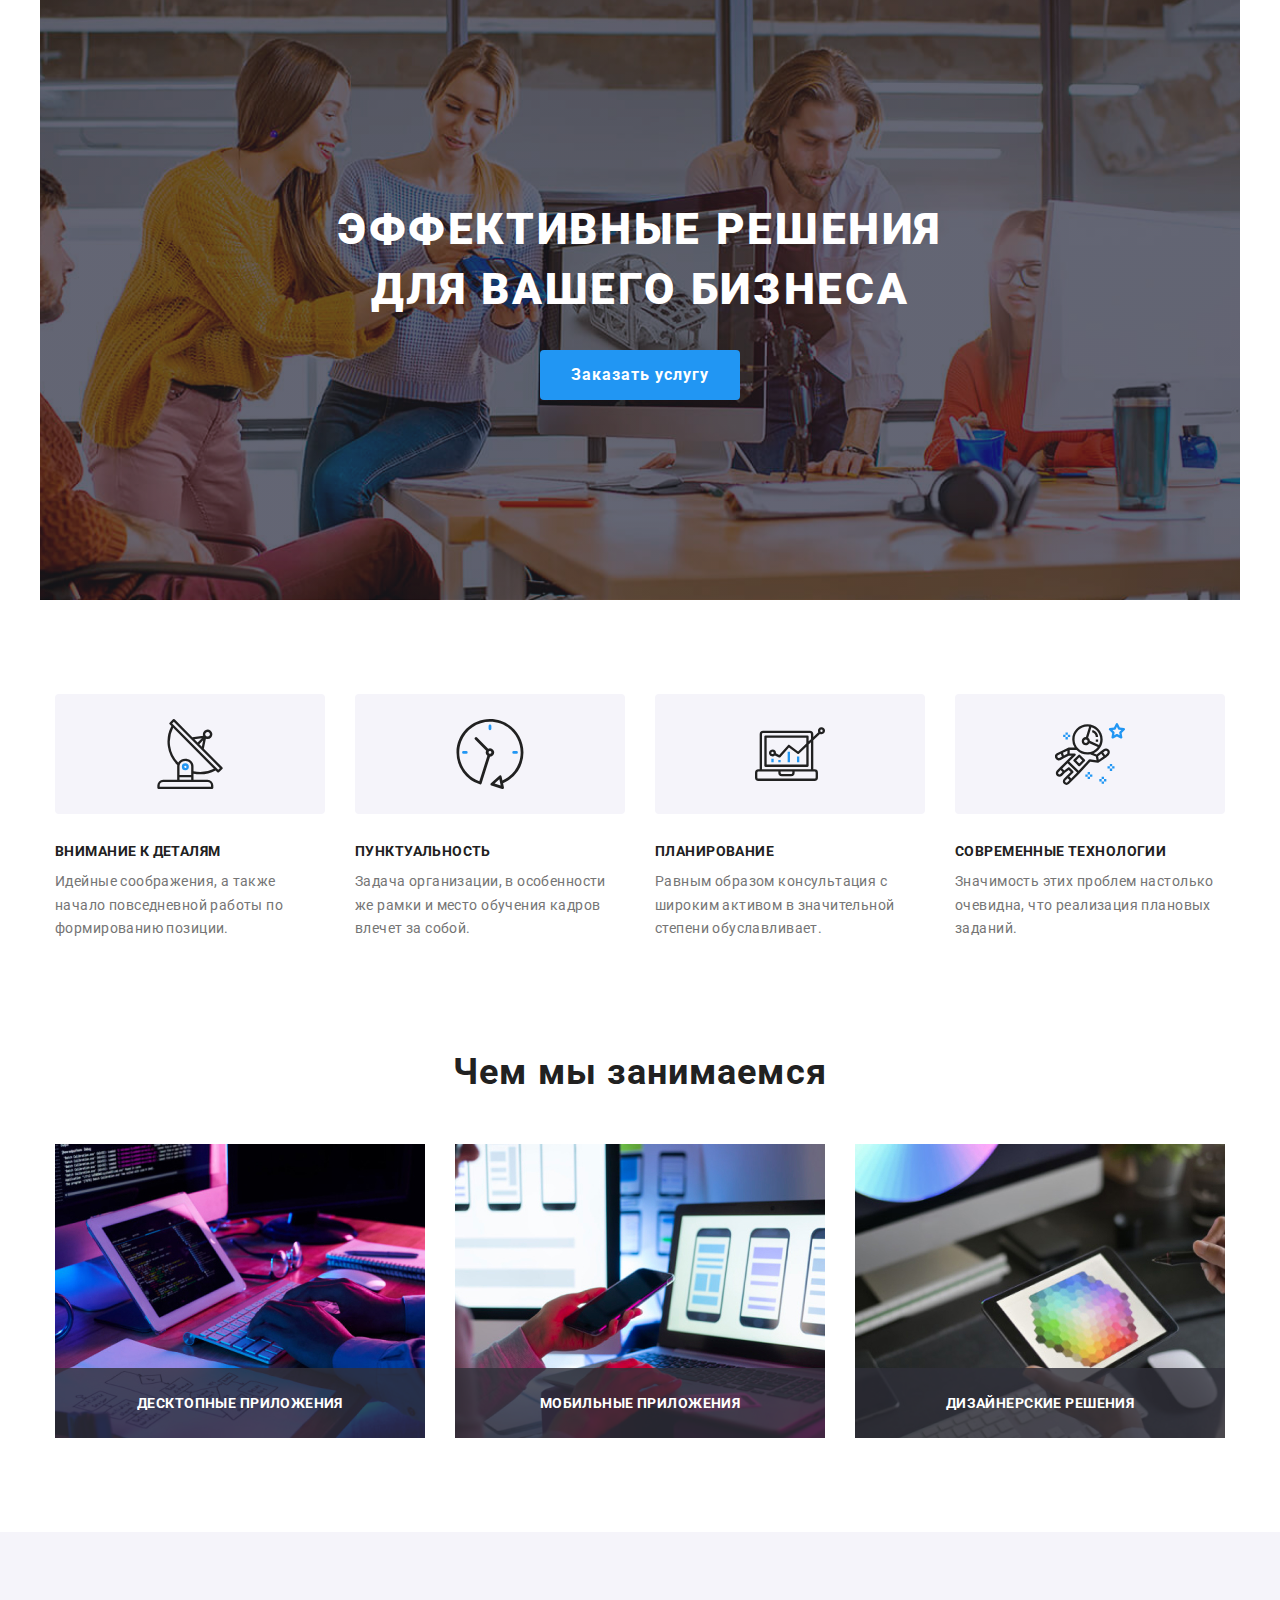
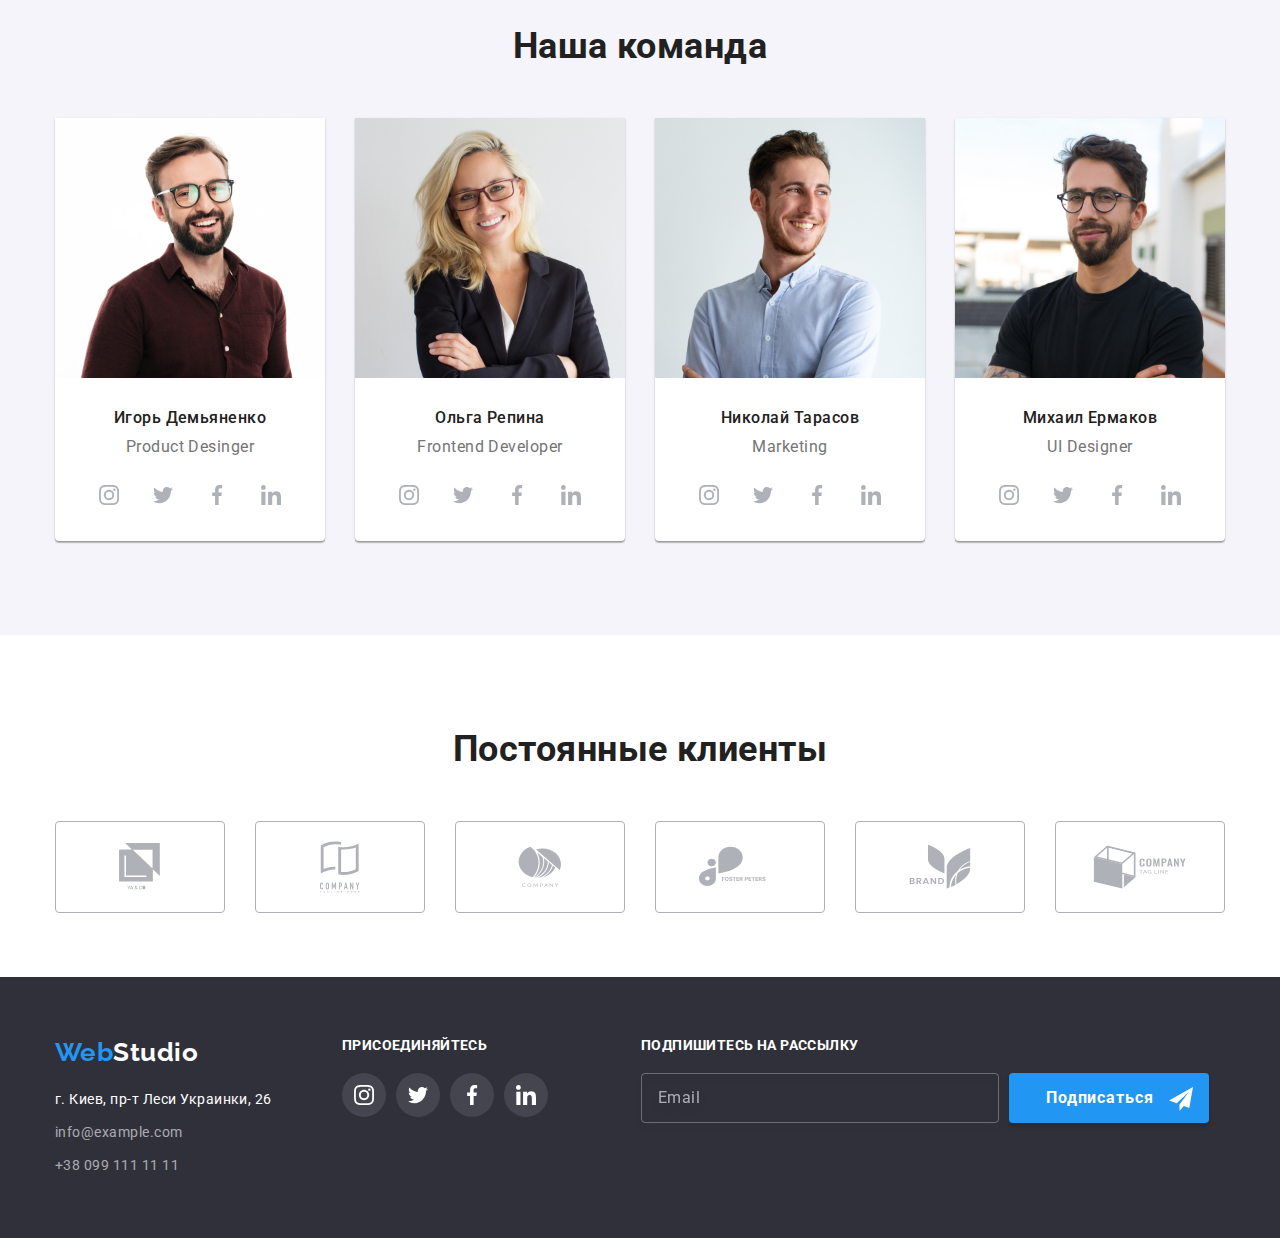
<file: index.html>
<!DOCTYPE html>
<html lang="ru">

<head>

  <meta charset="UTF-8" />
  <meta http-equiv="X-UA-Compatible" content="IE=edge" />
  <meta name="viewport" content="width=device-width, initial-scale=1.0" />
  <title>Document</title>
  <link rel="stylesheet" href="https://cdnjs.cloudflare.com/ajax/libs/modern-normalize/1.1.0/modern-normalize.css"
    integrity="sha512-Y0MM+V6ymRKN2zStTqzQ227DWhhp4Mzdo6gnlRnuaNCbc+YN/ZH0sBCLTM4M0oSy9c9VKiCvd4Jk44aCLrNS5Q=="
    crossorigin="anonymous" referrerpolicy="no-referrer" />
  <link rel="preconnect" href="https://fonts.gstatic.com" />
  <link href="https://fonts.googleapis.com/css2?family=Raleway:wght@700&family=Roboto:wght@400;500;700;900&display=swap"
    rel="stylesheet" />
  <link rel="stylesheet" href="https://cdnjs.cloudflare.com/ajax/libs/animate.css/4.1.1/animate.min.css" />
  <link rel="stylesheet" href="./css/main.min.css">
</head>

<body>
  <!--======================HEADER==========================-->
  <!-- <header class="header">
    <div class="container header_container">
      <nav class="navigation">
        <a class="logo logo_color_black link animate__hinge" href="./index.html">
          <span class="logo_logo-color_accent">Web</span>Studio
        </a>
        <ul class="menu list">
          <li class="menu-item">
            <a class="menu-link current link  after-item menu_position_bottom-border" href="#">Студия</a>
          </li>
          <li class="menu-item">
            <a class="menu-link link" href="./portfolio.html">Портфолио</a>
          </li>
          <li class="menu-item">
            <a class="menu-link link" href="#">Контакты</a>
          </li>
        </ul>
      </nav>
      <ul class="contact-list list">
        <li class="contact-list__item">
          <a class="contact-list__link link" href="mailto:info@devstudio.com">
            <svg class="contact-list__icon" width="16px" height="12">
              <use href="./images/icon/symbol-defs.svg#icon-envelope"></use>
            </svg>
            info@devstudio.com
          </a>
        </li>
        <li class="contact-list__item">
          <a class="contact-list__link link " href="tel:+38-096-111-11-11">
            <svg class="contact-list__icon" width="10px" height="16px">
              <use href="./images/icon/symbol-defs.svg#icon-smartphone">
              </use>
            </svg>
            +38 096 111 11 11
          </a>
        </li>
      </ul>
    </div>
  </header> -->
  <!--======================END HEADER======================-->

  <main>
    <!--======================HERO======================-->
    <section class="hero overlay">
      <div class="container ">
        <h1 class="hero-title">Эффективные решения <br> для вашего бизнеса</h1>
        <button class="button" type="button" data-modal-open>Заказать услугу</button>
      </div>
    </section>
    <!-- ======================END HERO====================== -->

    <!-- ======================FEATURES====================== -->
    <section class="features">
      <div class="container">
        <h2 class="hidden">Особенности</h2>
        <ul class="features-list list">
          <li class="features-list__position">
            <div class="features-list__item">
              <svg class="features-list__icon" width="70px"  height="70px" >
                <use href="./images/icon/symbol-defs.svg#icon-antenna1"></use>
              </svg>
            </div>
            <h3 class="features-list__title">Внимание к деталям</h3>
            <p class="features-list__text">
              Идейные соображения, а также
              начало повседневной работы по
              формированию позиции.
            </p>
          </li>
          <li class="features-list__position">
            <div class="features-list__item">
              <svg class="features-list__icon" width="70px"  height="70px">
                <use href="./images/icon/symbol-defs.svg#icon-clock1" ></use>
              </svg>
            </div>
            <h3 class="features-list__title">Пунктуальность</h3>
            <p class="features-list__text">
              Задача организации, в особенности же рамки и место обучения кадров
              влечет за собой.
            </p>
          </li>
          <li class="features-list__position">
            <div class="features-list__item">
              <svg class="features-list__icon" width="70px"  height="70px">
                <use href="./images/icon/symbol-defs.svg#icon-diagram1" ></use>
              </svg>
            </div>
            <h3 class="features-list__title">Планирование</h3>
            <p class="features-list__text">
              Равным образом консультация с широким активом в значительной
              степени обуславливает.
            </p>
          </li>
          <li class="features-list__position">
            <div class="features-list__item">
              <svg class="features-list__icon" width="70px"  height="70px">
                <use href="./images/icon/symbol-defs.svg#icon-astronaut1"></use>
              </svg>
            </div>
            <h3 class="features-list__title">Современные технологии</h3>
            <p class="features-list__text">
              Значимость этих проблем настолько очевидна, что реализация
              плановых заданий.
            </p>
          </li>
        </ul>
      </div>
    </section>
    <!-- ======================END FEATURES======================= -->

    <!-- ======================WORK ACTIVITY====================== -->
    <section class=" container-work-activity">
      <div class="container">
        <h2 class="container-work-activity__title">Чем мы занимаемся</h2>
        <ul class="career list">
          <li class="career__item">
              <img class="career__img" src="./images/box_1.jpg" width="370" height="294" alt="фото_планирование" />
              <p class="career__text">
                Десктопные приложения
              </p>
          </li>

          <li class="career__item">
              <img class="career__img" src="./images/box_2.jpg" width="370" height="294" alt="фото_разработки" />
              <p class="career__text">
                мобильные приложения
              </p>
          </li>

          <li class="career__item">
            <img class="career__img" src="./images/box_3.jpg" width="370" height="294" alt="фото_выбор_цвета" />
            <p class="career__text">
              Дизайнерские решения
            </p>
          </li>
        </ul>
      </div>
    </section>
    <!-- ======================END WORK SECTION====================== -->

    <!-- ======================TEAM SECTION====================== -->
    <section class="team-section">
      <div class="container">
        <h2 class="team-section__title">Наша команда</h2>

        <ul class="team-list list">
          <li class="team-list__item">
            <img class="team-list__img" src="./images/img_4.jpg" width="100%" alt="фото_Дизайнера" />
            <div class="team-list_position">
              <h3 class="team-list__title">Игорь Демьяненко</h3>
              <p class="team-list__text" lang="en">Product Desinger</p>
            </div>
              <div class="icon-set">
                <a class="icon-set__link" href="#">
                  <svg class="icon-set__img" width="20px" height="20px">
                    <use href="./images/icon/symbol-defs.svg#icon-instagram-2"></use>
                  </svg>
                </a>
                <a class="icon-set__link" href="#">
                  <svg class="icon-set__img"  width=" 20px" height="20px">
                    <use href="./images/icon/symbol-defs.svg#icon-twitter-1"></use>
                  </svg>
                </a>
                <a class="icon-set__link" href="#">
                  <svg class="icon-set__img"  width=" 20px" height="20px">
                    <use href="./images/icon/symbol-defs.svg#icon-facebook-1"></use>
                  </svg>
                </a>
                <a class="icon-set__link" href="#">
                  <svg class="icon-set__img" width="20px" height="20px">
                    <use href="./images/icon/symbol-defs.svg#icon-linkedin-1"></use>
                  </svg>
                </a>
              </div>
          </li>  
          <li class="team-list__item">
            <img class="team-list__img" src="./images/img_3.jpg" width="100%" alt="фото_Фронтенд_разработчика" />
            <div class="team-list_position">
                <h3 class="team-list__title">Ольга Репина</h3>
              <p lang="en" class="team-list__text">Frontend Developer</p>
            </div>
            <div class="icon-set">
                <a class="icon-set__link" href="#">
                  <svg class="icon-set__img"  width="20px" height="20px" >
                    <use href="./images/icon/symbol-defs.svg#icon-instagram-2"></use>
                  </svg>
                </a>
                <a class="icon-set__link" href="#">
                  <svg class="icon-set__img  width="20px" height="20px" >
                    <use href="./images/icon/symbol-defs.svg#icon-twitter-1"></use>
                  </svg>
                </a>
                <a class="icon-set__link" href="#">
                  <svg class="icon-set__img  width="20px" height="20px" >
                    <use href="./images/icon/symbol-defs.svg#icon-facebook-1"></use>
                  </svg>
                </a>
                <a class="icon-set__link" href="#">
                  <svg class="icon-set__img"  width="20px" height="20px" >
                    <use href="./images/icon/symbol-defs.svg#icon-linkedin-1"></use>
                  </svg>
                </a>
            </div> 
          </li>
          <li class="team-list__item">
            <img class="team-list__img" src="./images/img_2.jpg" width="100%" alt="фото_Маркетолога" />
            <div class="team-list_position">
              <h3 class="team-list__title">Николай Тарасов</h3>
              <p lang="en" class="team-list__text">Marketing</p>
            </div>
            <div class="icon-set">
              <a class="icon-set__link" href="#">
                <svg class="icon-set__img" width="20px" height="20px">
                  <use href="./images/icon/symbol-defs.svg#icon-instagram-2"></use>
                </svg>
              </a>
              <a class="icon-set__link" href="#">
                <svg class="icon-set__img  width=" 20px" height="20px">
                  <use href="./images/icon/symbol-defs.svg#icon-twitter-1"></use>
                </svg>
              </a>
              <a class="icon-set__link" href="#">
                <svg class="icon-set__img  width=" 20px" height="20px">
                  <use href="./images/icon/symbol-defs.svg#icon-facebook-1"></use>
                </svg>
              </a>
              <a class="icon-set__link" href="#">
                <svg class="icon-set__img" width="20px" height="20px">
                  <use href="./images/icon/symbol-defs.svg#icon-linkedin-1"></use>
                </svg>
              </a>
            </div>
          </li>
          <li class="team-list__item">
            <img class="team-list__img" src="./images/img_1.jpg" width="100%" alt="фото_разработчика_дизайна_интерфейса" />
            <div class="team-list_position">
              <h3 class="team-list__title">Михаил Ермаков</h3>
              <p lang="en" class="team-list__text">UI Designer</p>
            </div>
            <div class="icon-set">
              <a class="icon-set__link" href="#">
                <svg class="icon-set__img" width="20px" height="20px">
                  <use href="./images/icon/symbol-defs.svg#icon-instagram-2"></use>
                </svg>
              </a>
              <a class="icon-set__link" href="#">
                <svg class="icon-set__img  width=" 20px" height="20px">
                  <use href="./images/icon/symbol-defs.svg#icon-twitter-1"></use>
                </svg>
              </a>
              <a class="icon-set__link" href="#">
                <svg class="icon-set__img  width=" 20px" height="20px">
                  <use href="./images/icon/symbol-defs.svg#icon-facebook-1"></use>
                </svg>
              </a>
              <a class="icon-set__link" href="#">
                <svg class="icon-set__img" width="20px" height="20px">
                  <use href="./images/icon/symbol-defs.svg#icon-linkedin-1"></use>
                </svg>
              </a>
            </div>
          </li>
        </ul>
      </div>
    </section>
    <!-- ======================END TEAM SECTION====================== -->
    <section class="client-section">
      <div class="container client-container">
        <h2 class="title-client">Постоянные клиенты</h2>
        <ul class="client-list list">
          <li class="client-list__item">
            <a class="client-list__link" href="#">
              <svg width="41px" height="46.7px">
                <use href="./images/icon/symbol-defs.svg#icon-group1"></use>
              </svg>
            </a>
          </li>
          <li class="client-list__item">
            <a class="client-list__link" href="#">
              <svg width="40px" height="52px">
                <use href="./images/icon/symbol-defs.svg#icon-group2"></use>
              </svg>
            </a>
          </li>
          <li class="client-list__item">
            <a class="client-list__link" href="#">
            <svg width="43.46px" height="41.18px">
            <use href="./images/icon/symbol-defs.svg#icon-group3"></use>
            </svg>
          </a>
          </li>
          <li class="client-list__item">
            <a class="client-list__link" href="#">
            <svg width="84.44px" height="40.62px">
            <use href="./images/icon/symbol-defs.svg#icon-group4"></use>
            </svg>
          </a>
          </li>
          <li class="client-list__item">
            <a class="client-list__link" href="#">
            <svg width="62.54px" height="45.43px">
            <use href="./images/icon/symbol-defs.svg#icon-group5"></use>
            </svg>
          </a>
          </li>
          <li class="client-list__item">
            <a class="client-list__link" href="#">
            <svg width="93.72px" height="43.93px">
            <use href="./images/icon/symbol-defs.svg#icon-group6"></use>
            </svg>
          </a>
          </li>
        </ul>
      </div>
    </section>
  </main>
  <!-- ======================FOOTER SECTION====================== -->
  <footer class="footer">
      <div class="container footer-section ">
        <div class="footer_position-tablet">
          <div class="footer__adress">
            <a class="logo logo_color_white link" href="./index.html"><span class="logo_logo-color_accent">Web</span>Studio</a>
            <address class="address">
              <p class="adress-text">г. Киев, пр-т Леси Украинки, 26</p>
              <ul class="footer-list list">
                <li class="footer-list__item">
                  <a class="footer-list__link link" href="mailto:info@example.com">info@example.com</a>
                </li>
                <li class="footer-item">
                  <a class="footer-list__link link" href="tel:+38-099-111-11-11">+38 099 111 11 11</a>
                </li>
              </ul>
            </address>
          </div>
          
          <div class="footer-set">
            <h2 class="footer-title">присоединяйтесь</h2>
            <ul class="footer-icon list">
              <li class="footer-list__item">
                <a class="footer-icon__link" href="#">
                  <svg class="footer-style" width="20px" height="20px">
                    <use href="./images/icon/symbol-defs.svg#icon-instagram-2"></use>
                  </svg>
                </a>
              </li>
              <li class="footer-list__item">
                <a class="footer-icon__link" href="#">
                  <svg width=" 20px" height="20px">
                    <use href="./images/icon/symbol-defs.svg#icon-twitter-1"></use>
                  </svg>
                </a>
              </li>
              <li class="footer-list__item">
                <a class="footer-icon__link" href="#">
                  <svg width=" 20px" height="20px">
                    <use href="./images/icon/symbol-defs.svg#icon-facebook-1"></use>
                  </svg>
                </a>
              </li>
              <li class="footer-list__item">
                <a class="footer-icon__link" href="#">
                  <svg width="20px" height="20px">
                    <use href="./images/icon/symbol-defs.svg#icon-linkedin-1"></use>
                  </svg>
                </a>
              </li>
            </ul>
          </div>
        </div>
       
        <!-- footer form -->
        <div class="footer-form">
          <p class="footer-form__title">Подпишитесь на рассылку</p>
          <form class="footer-form__content">
            <input class="form-footer__email" type="email" name="email" placeholder="Email">
            <button class="form-footer__button" type="submit">Подписаться </button>
          </form>
        </div>
      </div>
    </footer>
  <!-- ======================END FOOTER SECTION====================== -->
  <!-- <div class="backdrop is-hidden" data-modal>
    <div class="modal">
      <button type="button" class="modal__close-button" data-modal-close>
        <svg width="18px" height="18px">
          <use href="./images/icon/symbol-defs.svg#icon-close-black-18dp-2-11"></use>
        </svg>
      </button>
      
      <form class="form">
        <p class="form__title">Оставьте свои данные, мы вам перезвоним</p>

        <label class="form__field">
           <span class="form__label-title">Имя</span>
          <span class="form__field-position">
            <input class="form__input" type="text" name="username" minlength="2" maxlength="10" required>
            <svg class="svg-icon" width="18px" height="18px">
              <use href="./images/icon/symbol-defs.svg#icon-person-black"></use>
            </svg>
          </span>
        </label>

        <label class="form__field">
          <span class="form__label-title">Телефон</span>
          <span class="form__field-position">
            <input class="form__input" type="tel" name="tel" pattern="[3]{" required>
            <svg class="svg-icon" width="18px" height="18px">
              <use href="./images/icon/symbol-defs.svg#icon-phone-black-18dp-1"></use>
            </svg>
          </span>
        </label>

        <label class="form__field">
          <span class="form__label-title">Почта</span>
          <span class="form__field-position">
            <input class="form__input" type="email" name="email">
            <svg class="svg-icon" width="18px" height="18px">
              <use href="./images/icon/symbol-defs.svg#icon-email-black-18dp-11"></use>
            </svg>
          </span>
        </label>

        <label class="form__field">
          <span class="form__label-title">Коментарии</span>
          <textarea class="form__input" name="comments" rows="7" placeholder="Введите текст"></textarea>
        </label>
        
        <input class="checkbox visually-hidden" id="policy" type="checkbox" name="checkbox" value="check" required>
        <label class="modal-checkbox" for="policy" >Соглашаюсь с рассылкой и принимаю &nbsp;<a href="#">Условия договора</a></label>
        
        <button class="btn-modal" type="submit">Отправить</button>
        
      </form>
    </div>
  </div>
  <script src="./js/modal.js"></script> -->
</body>

</html>
</file>
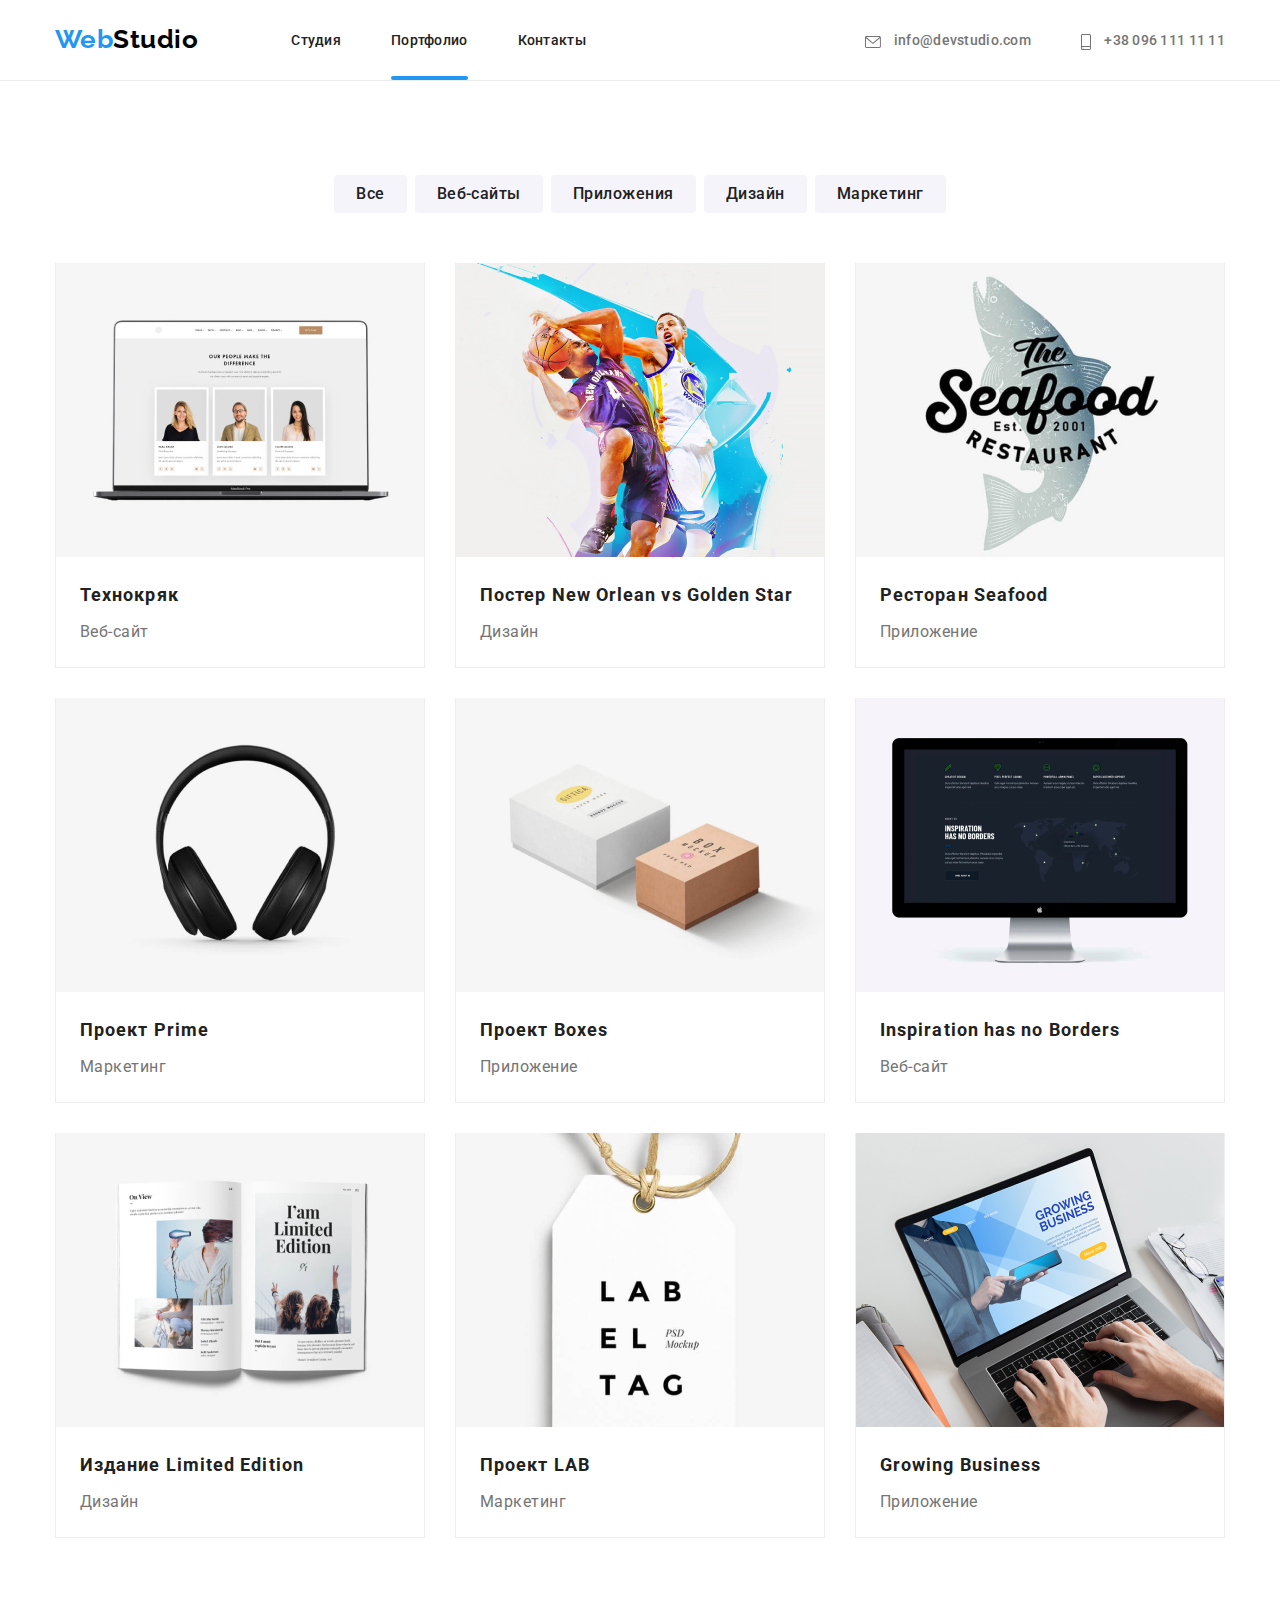
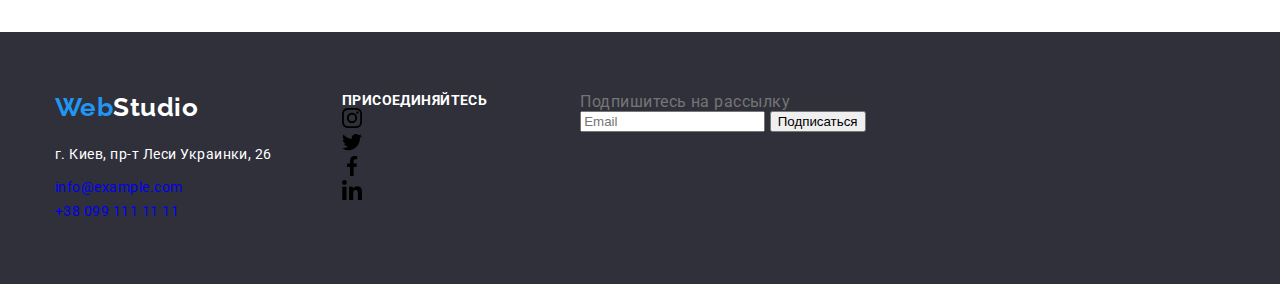
<file: portfolio.html>
<!DOCTYPE html>
<html lang="ru">
  <head>
    <meta charset="UTF-8" />
    <meta http-equiv="X-UA-Compatible" content="IE=edge" />
    <meta name="viewport" content="width=device-width, initial-scale=1.0" />
    <title>Document</title>
    <link rel="preconnect" href="https://fonts.gstatic.com" />
    <link
      href="https://fonts.googleapis.com/css2?family=Raleway:wght@700&family=Roboto:wght@400;500;700;900&display=swap"
      rel="stylesheet"
    />
  <link rel="stylesheet" href="./css/main.min.css">
  </head>

  <body>
    <!--======================HEADER==========================-->
    <header class="header">
      <div class="container header_container">
        <nav class="navigation">
          <a class="logo logo_color_black link " href="./index.html">
            <span class="logo_logo-color_accent">Web</span>Studio
          </a>
          <ul class="menu list">
            <li class="menu-item">
              <a class="menu-link current link" href="./index.html">Студия</a>
            </li>
            <li class="menu-item">
              <a class="menu-link link after-item menu_position_bottom-border" href="./portfolio.html">Портфолио</a>
            </li>
            <li class="menu-item">
              <a class="menu-link link" href="#">Контакты</a>
            </li>
          </ul>
        </nav>
        <ul class="contact-list list">
          <li class="contact-list__item">
            <a class="contact-list__link link" href="mailto:info@devstudio.com">
              <svg class="contact-list__icon" width="16px" height="12">
                <use href="./images/icon/symbol-defs.svg#icon-envelope"></use>
              </svg>
              info@devstudio.com
            </a>
          </li>
          <li class="contact-list__item">
            <a class="contact-list__link link " href="tel:+38-096-111-11-11">
              <svg class="contact-list__icon" width="10px" height="16px">
                <use href="./images/icon/symbol-defs.svg#icon-smartphone">
                </use>
              </svg>
              +38 096 111 11 11
            </a>
          </li>
        </ul>
      </div>
    </header>
    <!--======================END HEADER======================-->
    <main>
      <section class="portfolio">
        <!-- <h1 class="hidden">Наши работы</h1> -->
        <div class="container">
          <ul class="filter list">
            <li class="item"><button class="filter-btn" type="button">Все</button></li>
            <li class="item"><button class="filter-btn" type="button">Веб-сайты</button></li>
            <li class="item"><button class="filter-btn" type="button">Приложения</button></li>
            <li class="item"><button class="filter-btn" type="button">Дизайн</button></li>
            <li class="item"><button class="filter-btn" type="button">Маркетинг</button></li>
          </ul>

          <ul class="list-of-our-works list">
            <li class="filter-item">
              <a class="link filter-link" href="#">
                <div class="filter-box">
                  <img
                    class="img"
                    src="./images/portfolio/img.jpg"
                    width="370"
                    height="294"
                    alt="ноутбук"
                  />
                  <div class="wrapper">
                    <p class="description-of-work-text">
                      Lorem, ipsum dolor sit amet consectetur adipisicing elit. Vero odit sed, dicta
                      molesti as cumque minus quisquam iusto dolorum, consequa tur nulla minima,
                      dolore consectetur! Quo aspernatur
                    </p>
                  </div>
                </div>
                <div class="position-text">
                  <h2 class="title">Технокряк</h2>
                  <p class="description-of-work">Веб-сайт</p>
                </div>
              </a>
            </li>

            <li class="filter-item">
              <a class="link filter-link" href="#">
                <div class="filter-box">
                  <img
                    class="img"
                    src="./images/portfolio/img-1.jpg"
                    width="370"
                    height="294"
                    alt="фото_спортсмены"
                  />
                  <div class="wrapper">
                    <p class="description-of-work-text">
                      Lorem, ipsum dolor sit amet consectetur adipisicing elit. Numquam voluptas
                      quas sit inventore simi lique non aliquam consequuntur nam, modi un de
                      incidunt quam placeat deserunt molestias error animi iusto, odio totam.
                    </p>
                  </div>
                </div>
                <div class="position-text">
                  <h2 class="title">Постер New Orlean vs Golden Star</h2>
                  <p class="description-of-work">Дизайн</p>
                </div>
              </a>
            </li>

            <li class="filter-item">
              <a class="link filter-link" href="#">
                <div class="filter-box">
                  <img
                    class="img"
                    src="./images/portfolio/img-2.jpg"
                    width="370"
                    height="294"
                    alt="логотип_ресторана"
                  />
                  <div class="wrapper">
                    <p class="description-of-work-text">
                      Lorem, ipsum dolor sit amet consectetur adipisicing elit. Vitae fugiat sunt ad
                      quae dolorem uam, nihil libero asperiores, placeat ipsa magnam quasi, ducimus
                      alias mollitia. Laud antium magni neque sunt perferendis?
                    </p>
                  </div>
                </div>
                <div class="position-text">
                  <h2 class="title">Ресторан Seafood</h2>
                  <p class="description-of-work">Приложение</p>
                </div>
              </a>
            </li>

            <li class="filter-item">
              <a class="link filter-link" href="#">
                <div class="filter-box">
                  <img
                    class="img"
                    src="./images/portfolio/img-3.jpg"
                    width="370"
                    height="294"
                    alt="наушники"
                  />
                  <div class="wrapper">
                    <p class="description-of-work-text">
                      Lorem ipsum dolor sit amet consectetur adipisicing elit. Dicta, minima
                      aliquam! Quod, aliquid nemo. Corrupti quam commodi volupta tes nemo molestias
                      voluptatibus molestiae, ducimus unde re pellat quae architecto necessitatibus
                      cumque non?
                    </p>
                  </div>
                </div>
                <div class="position-text">
                  <h2 class="title">Проект Prime</h2>
                  <p class="description-of-work">Маркетинг</p>
                </div>
              </a>
            </li>

            <li class="filter-item">
              <a class="link filter-link" href="#">
                <div class="filter-box">
                  <img
                    class="img"
                    src="./images/portfolio/img-4.jpg"
                    width="370"
                    height="294"
                    alt="декоративные_каробочки"
                  />
                  <div class="wrapper">
                    <p class="description-of-work-text">
                      Lorem ipsum, dolor sit amet consectetur adipisicing elit. Ratione eligendi
                      ipsa, veritatis quibusda m quos saepe, quia quo nobis rerum eius dolorum
                      pariatur! Vero ipsam cumque numquam quidem blanditiis assumenda natus.
                    </p>
                  </div>
                </div>
                <div class="position-text">
                  <h2 class="title">Проект Boxes</h2>
                  <p class="description-of-work">Приложение</p>
                </div>
              </a>
            </li>

            <li class="filter-item">
              <a class="link filter-link" href="#">
                <div class="filter-box">
                  <img
                    class="img"
                    src="./images/portfolio/img-5.jpg"
                    width="370"
                    height="294"
                    alt="монитор"
                  />
                  <div class="wrapper">
                    <p class="description-of-work-text">
                      Lorem ipsum dolor sit amet consectetur, adipisicing elit. Harum rerum unde
                      iure veniam, architect a non pariatur distinctio eveniet dicta labore est
                      consequuntur maiores. Consectetur doloribus sunt ducimus. Sequi, quia
                    </p>
                  </div>
                </div>
                <div class="position-text">
                  <h2 class="title">Inspiration has no Borders</h2>
                  <p class="description-of-work">Веб-сайт</p>
                </div>
              </a>
            </li>

            <li class="filter-item">
              <a class="link filter-link" href="#">
                <div class="filter-box">
                  <img
                    class="img"
                    src="./images/portfolio/img-6.jpg"
                    width="370"
                    height="294"
                    alt="журнал"
                  />
                  <div class="wrapper">
                    <p class="description-of-work-text">
                      Lorem ipsum dolor sit amet consectetur adipisicing elit. Placeat, illum! Lorem
                      ipsum, dolor sit amet consectetur adipisicing elit. Eligend i, fuga? Ullam
                      quam quo atque quod tenetur voluptas doloremque. Adipisci blanditiis veritatis
                      quo rem te mpore? Dolorem, exercitationem! Provident, corporis nesciunt. Sunt?
                    </p>
                  </div>
                </div>
                <div class="position-text">
                  <h2 class="title">Издание Limited Edition</h2>
                  <p class="description-of-work">Дизайн</p>
                </div>
              </a>
            </li>

            <li class="filter-item">
              <a class="link filter-link" href="#">
                <div class="filter-box">
                  <img
                    class="img"
                    src="./images/portfolio/img-7.jpg"
                    width="370"
                    height="294"
                    alt="лейба"
                  />
                  <div class="wrapper">
                    <p class="description-of-work-text">
                      Lorem ipsum dolor sit amet consectetur adipisicing elit. Dolorem ea eaque
                      fugiat accusamus quae reicie onsequuntur consectetur veritatis nisi vero
                      maxime temporibus, modi officia su nt rem cupiditate tempore dolorum! Facilis!
                    </p>
                  </div>
                </div>
                <div class="position-text">
                  <h2 class="title">Проект LAB</h2>
                  <p class="description-of-work">Маркетинг</p>
                </div>
              </a>
            </li>

            <li class="filter-item">
              <a class="link filter-link" href="#">
                <div class="filter-box">
                  <img
                    class="img"
                    src="./images/portfolio/img-8.jpg"
                    width="370"
                    height="294"
                    alt="работа_за_ноутбуком"
                  />
                  <div class="wrapper">
                    <p class="description-of-work-text">
                      Lorem ipsum dolor sit amet consectetu r adipisicing elit. Doloremque, eius
                      delectus alias, odio cu mque nisi accusantium quidem minus officia consectetur
                      non autem aperiam quis eligendi? Itaque explicab o sit sequi optio!
                    </p>
                  </div>
                </div>
                <div class="position-text">
                  <h2 class="title">Growing Business</h2>
                  <p class="description-of-work">Приложение</p>
                </div>
              </a>
            </li>
          </ul>
        </div>
      </section>
    </main>
    <footer class="footer">
      <div class="container footer-section ">
        <div class="adress-footer-section">
          <a class="logo logo_color_white link" href="./index.html"><span
              class="logo_logo-color_accent">Web</span>Studio</a>
          <address class="address">
            <p class="adress-text">г. Киев, пр-т Леси Украинки, 26</p>
            <ul class="footer-list list">
              <li class="footer-item">
                <a class="footer-link link" href="mailto:info@example.com">info@example.com</a>
              </li>
              <li class="footer-item">
                <a class="footer-link link" href="tel:+38-099-111-11-11">+38 099 111 11 11</a>
              </li>
            </ul>
          </address>
        </div>
    
        <div class="footer-set">
          <h2 class="footer-title">присоединяйтесь</h2>
          <ul class="footer-list-icon list">
            <li class="footer-icon-item">
              <a class="footer-icon-inst" href="#">
                <svg class="footer-style" width="20px" height="20px">
                  <use href="./images/icon/symbol-defs.svg#icon-instagram-2"></use>
                </svg>
              </a>
            </li>
            <li class="footer-icon-item">
              <a class="footer-icon-inst" href="#">
                <svg class="inst-style" width=" 20px" height="20px">
                  <use href="./images/icon/symbol-defs.svg#icon-twitter-1"></use>
                </svg>
              </a>
            </li>
            <li class="footer-icon-item">
              <a class="footer-icon-inst" href="#">
                <svg class="inst-style" width=" 20px" height="20px">
                  <use href="./images/icon/symbol-defs.svg#icon-facebook-1"></use>
                </svg>
              </a>
            </li>
            <li class="footer-icon-item">
              <a class="footer-icon-inst" href="#">
                <svg class="inst-style" width="20px" height="20px">
                  <use href="./images/icon/symbol-defs.svg#icon-linkedin-1"></use>
                </svg>
              </a>
            </li>
          </ul>
        </div>
        <div class="footer-form">
          <p class="footer-form-title">Подпишитесь на рассылку</p>
          <form class="form-footer">
            <input class="form-footer-email" type="email" name="email" placeholder="Email">
            <button class="form-footer-button" type="submit">Подписаться </button>
          </form>
        </div>
      </div>
    </footer>
  </body>
</html>
</file>
<file: css/main.min.css>
:root{--primary-text-color: #757575;--secondary-text-color: #212121;--accent-color: #2196f3;--primary-bg-color: #ffffff;--primary-bg-color-filter: #f5f4fa;--prinary-font-family: 'Roboto', sant-serif}.list{list-style:none;margin:0px;padding:0px}.link{text-decoration:none}h1,h2,h3,h4,h5,h6{margin:0px;padding:0px}p{margin:0px;padding:0px}img{display:block}html{box-sizing:border-box}*,*::after,*::before{box-sizing:inherit}body{background-color:var(--primary-bg-color);color:var(--primary-text-color);font-family:var(--prinary-font-family);margin:0px;letter-spacing:0.03em}.container{max-width:100%;margin-left:auto;margin-right:auto;padding-left:15px;padding-right:15px}@media screen and (min-width: 480px){.container{width:480px}}@media screen and (min-width: 768px){.container{width:768px}}@media screen and (min-width: 1200px){.container{width:1200px}}.header{border-bottom:1px solid #ececec}.header_container{display:flex;align-items:center}.navigation{display:flex;align-items:center}.logo{font-family:'Raleway', sant-serif;font-weight:700;font-size:26px;line-height:1.2}@media screen and (max-width: 1200px){.logo{font-size:24px;line-height:1.16}}.logo_logo-color_accent{color:#2196f3}.logo_color_black{color:#000000}.menu-link{display:block;padding-top:32px;padding-bottom:32px;color:var(--secondary-text-color);transition:color 250ms cubic-bezier(0.4, 0, 0.2, 1)}.menu-link:hover,.menu-link:focus{color:var(--accent-color)}.menu_position_bottom-border{position:relative}.menu{display:flex;margin-left:93px}.menu .menu-item+.menu-item{margin-left:50px}.after-item::after{position:absolute;display:block;bottom:0;content:'';width:100%;height:4px;border-radius:2px;background:var(--accent-color)}.menu-link .current{color:var(--accent-color)}.contact-list{display:flex;margin-left:auto}.contact-list .contact-list__item+.contact-list__item{margin-left:50px}.contact-list__link{padding-top:32px;padding-bottom:32px;color:var(--primary-text-color);transition:color 250ms cubic-bezier(0.4, 0, 0.2, 1)}.contact-list__link:hover,.contact-list__link:focus{color:var(--accent-color)}.contact-list__icon{margin-right:10px;fill:var(--primary-text-color);vertical-align:middle}.contact-list__link:hover .contact-list__icon{fill:var(--accent-color)}.contact-list__link:focus .contact-list__icon{fill:var(--accent-color)}.menu-link,.contact-list__link{font-weight:500;font-size:14px;line-height:1.15;letter-spacing:0.02em}.footer{background-color:#2f303a;padding-top:60px;padding-bottom:60px}.footer-section{text-align:center}@media screen and (min-width: 1200px){.footer-section{display:flex;text-align:left}}@media screen and (min-width: 768px){.footer_position-tablet{display:flex;justify-content:space-around}}@media screen and (min-width: 768px){.footer__adress{display:inline-block}}.footer-list .footer-list__item:not(:last-child){margin-bottom:9px}.footer-list__link{display:block;color:rgba(255,255,255,0.6);transition:color 250ms cubic-bezier(0.4, 0, 0.2, 1)}.footer-list__link:hover,.footer-list__link:focus{color:#ffffff}@media screen and (min-width: 768px){.footer-set{display:inline-block}}@media screen and (min-width: 1200px){.footer-set{margin-left:70px}}.footer-title{font-weight:bold;font-size:14px;line-height:16px;letter-spacing:0.03em;text-transform:uppercase;color:var(--primary-bg-color)}.footer-icon{display:flex;justify-content:center;margin-top:20px}@media screen and (max-width: 768px){.footer-icon{margin-bottom:60px}}.footer-list__item:not(:first-child){margin-left:10px}.footer-icon__link{background-color:rgba(255,255,255,0.1);fill:var(--primary-bg-color);transition:background-color 250ms cubic-bezier(0.4, 0, 0.2, 1)}.footer-icon__link:hover,.footer-icon__link:focus{background-color:var(--accent-color)}.logo_color_white{color:#ffffff}.address{font-style:normal;font-weight:400;font-size:14px;line-height:1.71;margin-top:20px;margin-bottom:60px}@media screen and (min-width: 1200px){.address{margin-bottom:0px}}.adress-text{color:#ffffff;margin-bottom:9px}.hero{background-color:#2f303a;color:var(--primary-bg-color);text-align:center;padding-top:118px;padding-bottom:118px}@media screen and (min-width: 1200px){.hero{padding-top:200px;padding-bottom:200px}}.overlay{max-width:1600px;margin-left:auto;margin-right:auto;background-image:linear-gradient(to right, rgba(47,48,58,0.4), rgba(47,48,58,0.4)),url(../images/Heading-img.png);background-position:center}@media screen and (min-width: 480px){.overlay{width:480px}}@media screen and (min-width: 768px){.overlay{background-image:linear-gradient(to right, rgba(47,48,58,0.4), rgba(47,48,58,0.4)),url(../images/header-tablet.png);width:768px}}@media screen and (min-width: 1200px){.overlay{background-image:linear-gradient(to right, rgba(47,48,58,0.4), rgba(47,48,58,0.4)),url(../images/background_images/overlay.png);width:1200px}}.hero-title{margin-top:0px;margin-bottom:30px;font-weight:900;font-size:26px;line-height:1.62;letter-spacing:0.06em;text-transform:uppercase;text-align:center}@media screen and (min-width: 1200px){.hero-title{font-size:44px;line-height:1.36}}.button{width:200px;height:50px;border-radius:4px;border:none;background-color:var(--accent-color);color:#ffffff;font-family:inherit;font-style:normal;font-weight:700;font-size:16px;line-height:1.87;letter-spacing:0.06em;cursor:pointer;text-align:center;transition:background-color 250ms cubic-bezier(0.4, 0, 0.2, 1)}.button:hover,.button:focus{background-color:#188ce8}.hidden{display:none}.features{padding-top:60px;padding-bottom:60px}@media screen and (min-width: 1200px){.features{padding-top:94px;padding-bottom:94px}}.features-list{margin-bottom:-30px}@media screen and (min-width: 768px){.features-list{display:flex;flex-wrap:wrap;margin-left:-30px}}@media screen and (min-width: 1200){.features-list{display:flex}}.features-list__position{margin-bottom:30px}@media screen and (min-width: 768px){.features-list__position{flex-basis:calc((100% - 60px) / 2);margin-left:30px}}@media screen and (min-width: 1200px){.features-list__position{flex-basis:calc((100% - 120px) / 4);width:270px;margin-bottom:0px}}.features-list__item{display:flex;justify-content:center;align-items:center;height:120px;margin-bottom:30px;background-color:var(--primary-bg-color-filter);border-radius:4px}.features-list__title{margin-bottom:10px;margin-top:0px;color:var(--secondary-text-color);font-weight:700;font-size:14px;line-height:1.14;letter-spacing:0.03em;text-transform:uppercase;text-align:center}@media screen and (min-width: 768px){.features-list__title{text-align:left}}.features-list__text{font-size:14px;line-height:1.71;letter-spacing:0.03em}.container-work-activity{padding-bottom:94px;padding-top:47px;display:none}@media screen and (min-width: 1200px){.container-work-activity{display:block}}.career{display:flex;justify-content:space-between}.career__item{position:relative}.career__text{display:flex;justify-content:center;align-items:center;position:absolute;bottom:0;left:0;width:100%;height:70px;font-family:Roboto;font-weight:700;font-size:14px;line-height:16px;text-align:center;letter-spacing:0.03em;text-transform:uppercase;color:#ffffff;background:rgba(47,48,58,0.8)}.container-work-activity__title{margin-bottom:50px;color:var(--secondary-text-color);font-family:Roboto;font-weight:700;font-size:36px;line-height:1.16;text-align:center;letter-spacing:0.03em}.team-section{background-color:#f5f4fa;color:var(--secondary-text-color);padding-top:60px;padding-bottom:60px}@media screen and (min-width: 1200px){.team-section{padding-bottom:94px;padding-top:94px}}.team-section__title{font-weight:700;font-size:28px;line-height:1.17;text-align:center;margin-bottom:30px}@media screen and (min-width: 1200px){.team-section__title{margin-bottom:50px;font-size:36px;line-height:1.16}}@media screen and (min-width: 768px){.team-list{margin-left:-30px;display:flex;flex-wrap:wrap}}@media screen and (min-width: 1200px){.team-list{display:flex;justify-content:center}}.team-list__item{background-color:var(--primary-bg-color);border-radius:0px 0px 4px 4px;box-shadow:0px 1px 3px rgba(0,0,0,0.12),0px 1px 1px rgba(0,0,0,0.14),0px 2px 1px rgba(0,0,0,0.2);margin-bottom:30px}@media screen and (min-width: 768px){.team-list__item{width:354px;flex-basis:calc((100%-60px) / 2);margin-left:30px;margin-bottom:30px}}@media screen and (min-width: 1200px){.team-list__item{width:270px;margin-bottom:0px}}.team-list__title{margin-bottom:10px;font-weight:500;font-size:16px;line-height:1.25;text-align:center;letter-spacing:0.03em}.team-list__text{color:var(--primary-text-color);font-weight:400;font-size:16px;line-height:1.18;text-align:center}.team-list_position{margin:30px 30px 16px 30px}.icon-set{display:flex;padding-bottom:24px;justify-content:center}@media screen and (min-width: 768){.icon-set{padding-bottom:0px;margin-bottom:24px}}.icon-set__link{background-color:#fff;fill:#afb1b8;transition:background-color 250ms cubic-bezier(0.4, 0, 0.2, 1),fill 250ms cubic-bezier(0.4, 0, 0.2, 1)}.icon-set__link:not(:first-child){margin-left:10px}.icon-set__link:hover,.icon-set__link:focus{background-color:var(--accent-color);fill:white}.client-section{padding-top:60px;padding-bottom:60px}@media screen and (min-width: 1200px){.client-section{padding-top:94px;padding-bottom:94px}}.title-client{color:var(--secondary-text-color);font-weight:700;font-size:28px;line-height:1.17;text-align:center;margin-bottom:30px}@media screen and (min-width: 1200px){.title-client{font-size:36px;line-height:1.16;margin-bottom:50px}}.client-list{display:flex;flex-wrap:wrap;margin-left:-30px;margin-bottom:-30px}.client-list__item{height:92px;flex-basis:calc((100% - 60px) / 2);margin-left:30px;margin-bottom:30px}@media screen and (min-width: 768px){.client-list__item{flex-basis:calc((100% - 90px) / 3)}}@media screen and (min-width: 1200px){.client-list__item{flex-basis:calc((100% - 180px) / 6);margin-bottom:0px}}.client-list__link{display:flex;justify-content:center;align-items:center;width:100%;height:100%;fill:#afb1b8;border:1px solid #afb1b8;border-radius:4px;transition:border 250ms cubic-bezier(0.4, 0, 0.2, 1),fill 250ms cubic-bezier(0.4, 0, 0.2, 1)}.client-list__link:focus,.client-list__link:hover{fill:var(--accent-color);border:1px solid var(--accent-color)}.portfolio{padding-top:94px;padding-bottom:94px}.list-of-our-works{display:flex;flex-wrap:wrap}.list-of-our-works .img{display:block}.filter-item{width:370px;margin-right:30px;margin-bottom:30px}.filter-box{position:relative;overflow:hidden}.wrapper{position:absolute;width:100%;height:100%;top:0%;left:0%;background:rgba(33,150,243,0.9);transform:translateY(100%);transition-duration:250ms;transition-timing-function:cubic-bezier(0.4, 0, 0.2, 1)}.filter-link:hover .wrapper,.filter-link:focus .wrapper{transform:translateY(0%)}.description-of-work-text{position:absolute;top:50%;left:50%;transform:translate(-50%, -50%);width:322px;font-weight:normal;font-size:18px;line-height:28px;letter-spacing:0.03em;color:#ffffff}.filter-link{width:100%;height:100%;display:block;background:#fff;border:1px solid #eeeeee;border-top:none;transition:box-shadow 250ms cubic-bezier(0.4, 0, 0.2, 1)}.filter-link:focus,.filter-link:hover{box-shadow:0px 1px 1px rgba(0,0,0,0.12),0px 4px 4px rgba(0,0,0,0.06),1px 4px 6px rgba(0,0,0,0.16)}.filter-item:nth-child(3n){margin-right:0px}.filter-item:nth-last-child(-n+3){margin-bottom:0}.filter{display:flex;justify-content:center;margin-bottom:50px}.filter .item:not(:first-child){margin-left:8px}.filter-btn{height:38px;border-radius:4px;border:none;padding-left:22px;padding-right:22px;background-color:var(--primary-bg-color-filter);color:var(--secondary-text-color);font-family:inherit;cursor:pointer;font-style:normal;font-weight:500;font-size:16px;line-height:1.62;text-align:center;letter-spacing:0.03em;transition:background-color 250ms cubic-bezier(0.4, 0, 0.2, 1),color 250ms cubic-bezier(0.4, 0, 0.2, 1)}.filter-btn:hover,.filter-btn:focus{background-color:var(--accent-color);color:var(--primary-bg-color)}.list-of-our-works .title{color:var(--secondary-text-color);font-weight:700;font-size:18px;line-height:2;letter-spacing:0.06em}.description-of-work{color:var(--primary-text-color);font-weight:400;font-size:16px;line-height:1.87;margin-top:4px}.position-text{width:100%;padding-left:24px;padding-right:24px;margin-top:20px;margin-bottom:20px}.backdrop{position:fixed;background:rgba(0,0,0,0.2);width:100vw;height:100vh;top:0;left:0;transition:opacity 250ms cubic-bezier(0.4, 0, 0.2, 1),visibility 250ms cubic-bezier(0.4, 0, 0.2, 1)}.modal{position:absolute;width:528px;height:581px;padding:40px;top:50%;left:50%;transform:translate(-50%, -50%);background:#ffffff;box-shadow:0px 1px 3px rgba(0,0,0,0.12),0px 1px 1px rgba(0,0,0,0.14),0px 2px 1px rgba(0,0,0,0.2);border-radius:4px}.modal__close-button{height:30px;background-color:#ffffff;position:absolute;right:8px;top:8px;border-radius:50%;padding:6px;border:1px solid rgba(0,0,0,0.1);cursor:pointer;fill:#212121}.modal__close-button:hover,.modal__close-button:focus{fill:var(--accent-color)}.is-hidden{opacity:0;visibility:hidden;pointer-events:none}@media screen and (max-width: 1200px){.footer-form{display:inline-block;width:450px}}@media screen and (min-width: 1200px){.footer-form{width:570px;margin-left:93px}}.footer-form__title{font-weight:700;font-size:14px;line-height:16px;letter-spacing:0.03em;text-transform:uppercase;color:var(--primary-bg-color);margin-bottom:20px}@media screen and (min-width: 1200px){.footer-form__content{display:flex}}.form-footer__email{width:100%;margin-bottom:20px;padding:15px 0px 15px 16px;border:1px solid rgba(255,255,255,0.3);filter:drop-shadow(0px 4px 4px rgba(0,0,0,0.15));border-radius:4px;background-color:transparent;color:var(--primary-bg-color)}.form-footer__email::placeholder{font-weight:400;font-size:16px;line-height:20px;letter-spacing:0.03em;color:rgba(255,255,255,0.6)}@media screen and (min-width: 1200px){.form-footer__email{width:358px;margin-bottom:0px}}.form-footer__button{width:200px;background:#2196f3;box-shadow:0px 4px 4px rgba(0,0,0,0.15);border-radius:4px;border:none;cursor:pointer;margin-left:10px;padding:10px 8px 10px 29px;font-weight:700;font-size:16px;line-height:30px;letter-spacing:0.06em;color:#ffffff;transition:background-color 250ms cubic-bezier(0.4, 0, 0.2, 1)}.form-footer__button:focus,.form-footer__button:hover{background-color:#188ce8}.form-footer__button::after{display:inline-block;vertical-align:middle;content:'';background-image:url(../images/icon/icon-send.svg);width:24px;height:24px;margin-left:10px}.form{position:absolute;top:50%;left:50%;transform:translate(-50%, -50%);width:448px}.form__title{margin-bottom:12px;font-family:Roboto;font-weight:700;font-size:20px;line-height:23px;text-align:center;letter-spacing:0.03em;color:#212121}.form__field{display:flex;flex-direction:column;font-family:Roboto;font-weight:400;font-size:12px;line-height:14px;letter-spacing:0.01em;color:var(--primary-text-color);margin-bottom:10px}.form__label-title{font-family:Roboto;font-style:normal;font-weight:normal;font-size:12px;line-height:14px;letter-spacing:0.01em;color:var(--primary-text-color);margin-bottom:4px}.form__input{border-radius:4px;border:1px solid rgba(33,33,33,0.2);width:100%;padding-top:11px;padding-bottom:11px;outline:none;cursor:pointer;font-family:Roboto;font-weight:normal;font-size:12px;line-height:14px;letter-spacing:0.01em;color:rgba(47,48,58,0.8);transition:fill 250ms cubic-bezier(0.4, 0, 0.2, 1),border 250ms cubic-bezier(0.4, 0, 0.2, 1)}.form__input::placeholder{font-family:Roboto;font-style:normal;font-weight:normal;font-size:14px;line-height:16px;letter-spacing:0.01em;color:rgba(117,117,117,0.5)}.form__field label{margin-bottom:4px}.form__field textarea{resize:none;width:100%;border-radius:4px;border:1px solid rgba(33,33,33,0.2);padding-top:12px;padding-left:16px;font-family:Roboto;font-style:400;font-weight:normal;font-size:12px;line-height:14px;letter-spacing:0.01em}.btn-modal{padding:10px 55px;margin:0 auto;width:200px;margin-top:30px;font-family:Roboto;font-weight:bold;font-size:16px;line-height:30px;display:flex;align-items:center;text-align:center;letter-spacing:0.06em;background:var(--accent-color);box-shadow:0px 4px 4px rgba(0,0,0,0.15);border-radius:4px;border:none;color:var(--primary-bg-color);transition:background-color 250ms cubic-bezier(0.4, 0, 0.2, 1)}.btn-modal:hover,.btn-modal:focus{background:#188ce8}.form__field-position{position:relative}.svg-icon{position:absolute;top:50%;left:12px;transform:translateY(-50%)}.form__input:focus+.svg-icon,.form__input:hover+.svg-icon{fill:var(--accent-color)}.form__input{padding-left:40px;position:relative}.form__input:focus,.form__input:hover{border:1px solid var(--accent-color)}.modal-checkbox{font-family:Roboto;font-weight:400;font-size:14px;line-height:24px;letter-spacing:0.03em;color:var(--primary-text-color)}.modal-checkbox::before{display:inline-block;vertical-align:sub;content:'';width:16px;height:15px;margin-right:7px;border:2px solid #212121;cursor:pointer;border-radius:2px;margin-left:12px}.checkbox:checked+.modal-checkbox::before{border:2px solid var(--accent-color);background-image:url(../images/icon/icon-check.svg);background-size:contain;background-origin:border-box}.backdrop{position:fixed;background:rgba(0,0,0,0.2);width:100vw;height:100vh;top:0;left:0;transition:opacity 250ms cubic-bezier(0.4, 0, 0.2, 1),visibility 250ms cubic-bezier(0.4, 0, 0.2, 1)}.modal{position:absolute;width:528px;height:581px;padding:40px;top:50%;left:50%;transform:translate(-50%, -50%);background:#ffffff;box-shadow:0px 1px 3px rgba(0,0,0,0.12),0px 1px 1px rgba(0,0,0,0.14),0px 2px 1px rgba(0,0,0,0.2);border-radius:4px}.modal__close-button{height:30px;background-color:#ffffff;position:absolute;right:8px;top:8px;border-radius:50%;padding:6px;border:1px solid rgba(0,0,0,0.1);cursor:pointer;fill:#212121}.modal__close-button:hover,.modal__close-button:focus{fill:var(--accent-color)}.is-hidden{opacity:0;visibility:hidden;pointer-events:none}.visually-hidden{position:absolute;width:0px;height:0px;margin-bottom:0px;border:0px;padding:0px;clip:rect(1px, 1px, 1px, 1px);clip:rect(1px 1px 1px 1px);overflow:hidden}.footer-icon__link,.icon-set__link{display:flex;width:44px;height:44px;justify-content:center;align-items:center;border-radius:50%}
/*# sourceMappingURL=main.min.css.map */
</file>
